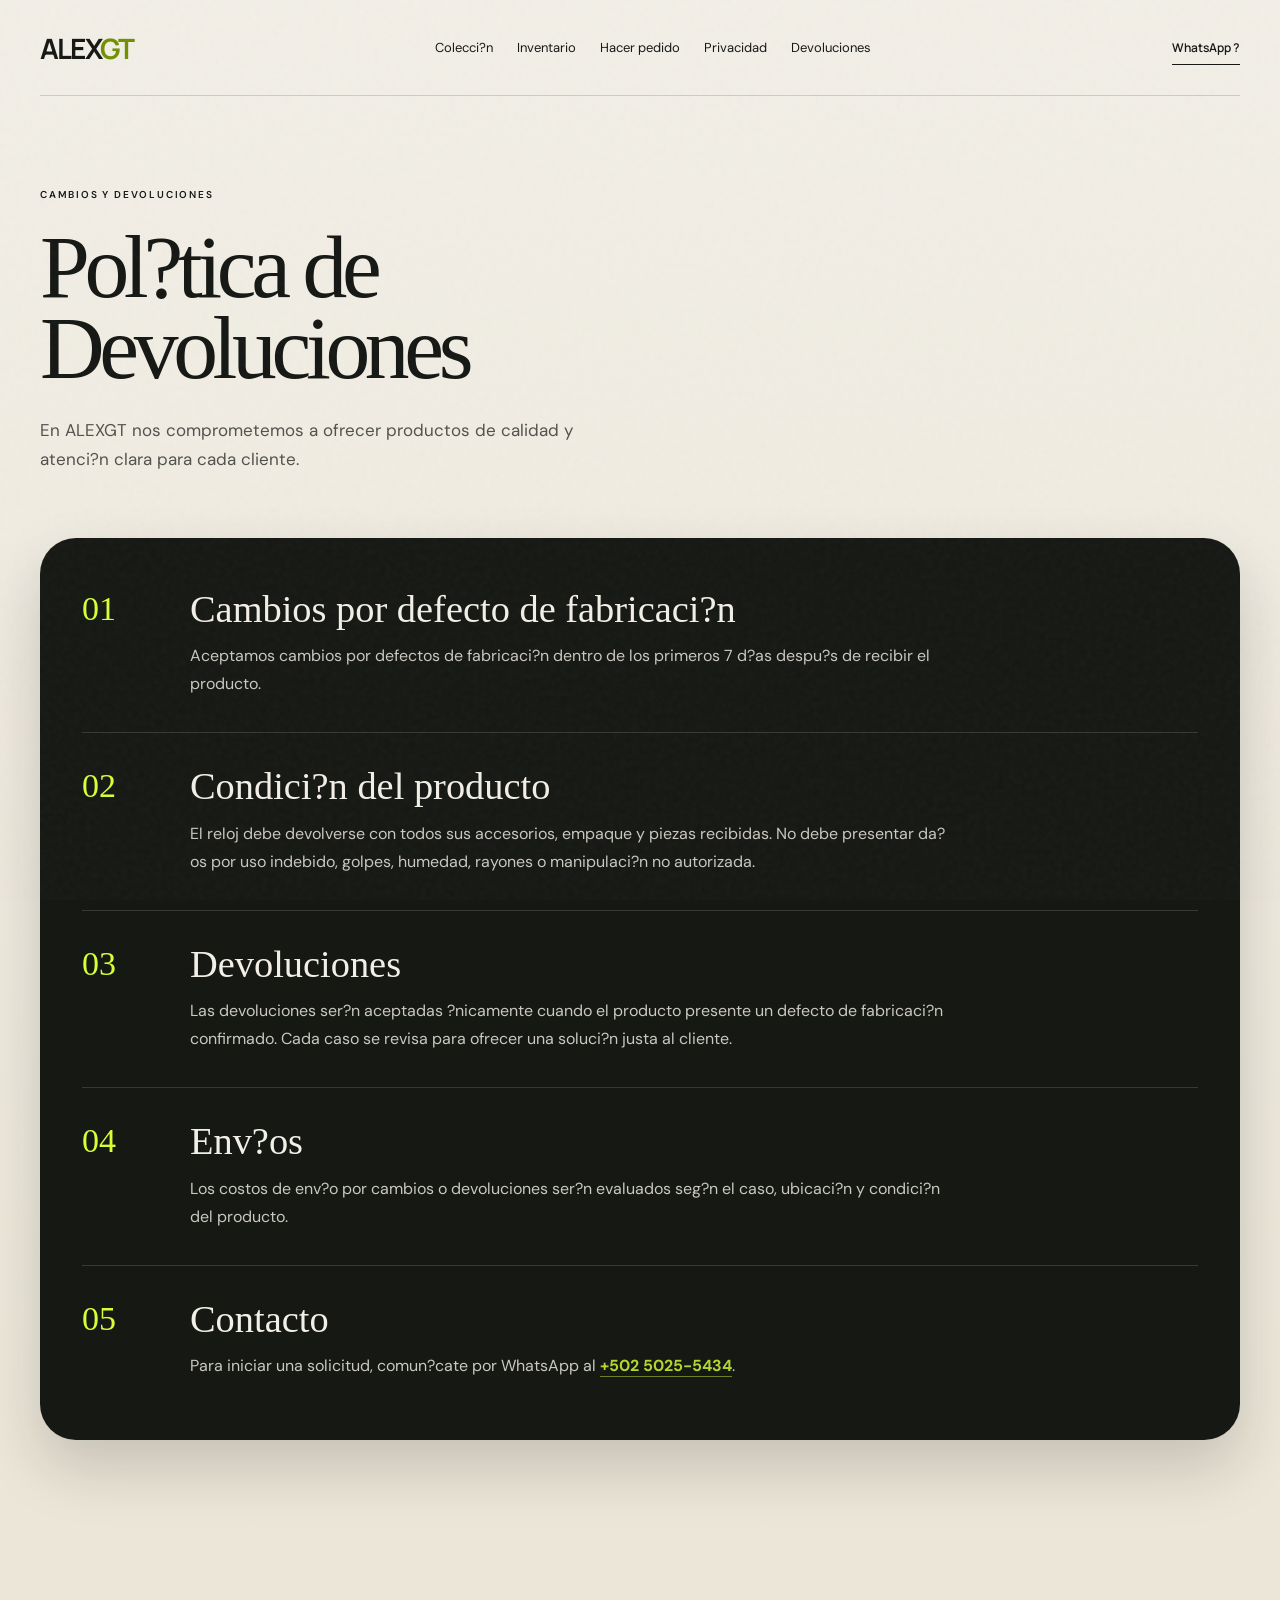
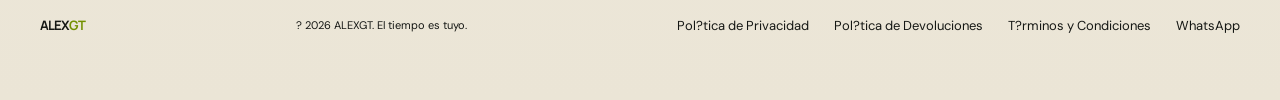
<file: politica-devoluciones.html>
<!DOCTYPE html>
<html lang="es">
<head>
  <meta charset="UTF-8">
  <meta name="viewport" content="width=device-width, initial-scale=1.0">
  <title>Pol?tica de Devoluciones | ALEXGT</title>
  <meta name="description" content="Conoce las condiciones de cambios y devoluciones de ALEXGT, incluyendo defectos de fabricaci?n, accesorios y contacto por WhatsApp.">
  <link rel="canonical" href="https://alexgtrelojes.com/politica-devoluciones.html">
  <meta property="og:type" content="website">
  <meta property="og:title" content="Pol?tica de Devoluciones | ALEXGT">
  <meta property="og:description" content="Conoce las condiciones de cambios y devoluciones de ALEXGT, incluyendo defectos de fabricaci?n, accesorios y contacto por WhatsApp.">
  <meta property="og:url" content="https://alexgtrelojes.com/politica-devoluciones.html">
  <meta property="og:image" content="https://alexgtrelojes.com/assets/social-preview.jpg">
  <meta name="twitter:card" content="summary_large_image">
  <meta name="twitter:title" content="Pol?tica de Devoluciones | ALEXGT">
  <meta name="twitter:description" content="Conoce las condiciones de cambios y devoluciones de ALEXGT, incluyendo defectos de fabricaci?n, accesorios y contacto por WhatsApp.">
  <meta name="twitter:image" content="https://alexgtrelojes.com/assets/social-preview.jpg">
  <link rel="preconnect" href="https://fonts.googleapis.com">
  <link rel="preconnect" href="https://fonts.gstatic.com" crossorigin>
  <link href="https://fonts.googleapis.com/css2?family=DM+Sans:wght@400;500;700&family=Manrope:wght@500;700;800&display=swap" rel="stylesheet">
  <link rel="stylesheet" href="styles.css">
  <script type="application/ld+json">{"@context":"https://schema.org","@graph":[{"@type":"Organization","@id":"https://alexgtrelojes.com/#organization","name":"ALEXGT","url":"https://alexgtrelojes.com","logo":"https://alexgtrelojes.com/assets/social-preview.jpg","image":"https://alexgtrelojes.com/assets/social-preview.jpg","contactPoint":{"@type":"ContactPoint","telephone":"+502 5025-5434","contactType":"customer service","areaServed":"GT","availableLanguage":"es"},"sameAs":["https://www.facebook.com/share/1EhdeK8oF8/"],"hasMerchantReturnPolicy":{"@type":"MerchantReturnPolicy","applicableCountry":"GT","returnPolicyCategory":"https://schema.org/MerchantReturnFiniteReturnWindow","merchantReturnDays":7,"returnMethod":"https://schema.org/ReturnByMail","returnFees":"https://schema.org/ReturnFeesCustomerResponsibility","url":"https://alexgtrelojes.com/politica-devoluciones.html"}},{"@type":"WebSite","@id":"https://alexgtrelojes.com/#website","url":"https://alexgtrelojes.com","name":"ALEXGT Relojes","publisher":{"@id":"https://alexgtrelojes.com/#organization"},"inLanguage":"es-GT"},{"@type":"BreadcrumbList","@id":"https://alexgtrelojes.com/politica-devoluciones.html#breadcrumb","itemListElement":[{"@type":"ListItem","position":1,"name":"Inicio","item":"https://alexgtrelojes.com/"},{"@type":"ListItem","position":2,"name":"Pol?tica de Devoluciones","item":"https://alexgtrelojes.com/politica-devoluciones.html"}]}]}</script>
</head>
<body class="policy-page">
  <div class="grain"></div>

  <header class="nav wrap">
    <a class="brand" href="index.html#inicio">ALEX<span>GT</span></a>
    <nav>
      <a href="index.html#coleccion">Colecci?n</a>
      <a href="index.html#inventario-real">Inventario</a>
      <a href="index.html#pedido">Hacer pedido</a>
      <a href="politica-privacidad.html">Privacidad</a>
      <a href="politica-devoluciones.html">Devoluciones</a>
    </nav>
    <a class="nav-whatsapp" href="https://wa.me/50250255434?text=Hola%20ALEXGT%2C%20quiero%20informaci%C3%B3n%20sobre%20sus%20relojes" target="_blank" rel="noopener">WhatsApp ?</a>
  </header>

  <main>
    <section class="policy-hero wrap">
      <p class="eyebrow">Cambios y devoluciones</p>
      <h1>Pol?tica de<br>Devoluciones</h1>
      <p>En ALEXGT nos comprometemos a ofrecer productos de calidad y atenci?n clara para cada cliente.</p>
    </section>

    <section class="policy-card wrap" aria-label="Pol?tica de Devoluciones">
      <article class="policy-section">
        <span>01</span>
        <div>
          <h2>Cambios por defecto de fabricaci?n</h2>
          <p>Aceptamos cambios por defectos de fabricaci?n dentro de los primeros 7 d?as despu?s de recibir el producto.</p>
        </div>
      </article>
      <article class="policy-section">
        <span>02</span>
        <div>
          <h2>Condici?n del producto</h2>
          <p>El reloj debe devolverse con todos sus accesorios, empaque y piezas recibidas. No debe presentar da?os por uso indebido, golpes, humedad, rayones o manipulaci?n no autorizada.</p>
        </div>
      </article>
      <article class="policy-section">
        <span>03</span>
        <div>
          <h2>Devoluciones</h2>
          <p>Las devoluciones ser?n aceptadas ?nicamente cuando el producto presente un defecto de fabricaci?n confirmado. Cada caso se revisa para ofrecer una soluci?n justa al cliente.</p>
        </div>
      </article>
      <article class="policy-section">
        <span>04</span>
        <div>
          <h2>Env?os</h2>
          <p>Los costos de env?o por cambios o devoluciones ser?n evaluados seg?n el caso, ubicaci?n y condici?n del producto.</p>
        </div>
      </article>
      <article class="policy-section">
        <span>05</span>
        <div>
          <h2>Contacto</h2>
          <p>Para iniciar una solicitud, comun?cate por WhatsApp al <a href="https://wa.me/50250255434?text=Hola%20ALEXGT%2C%20tengo%20una%20consulta%20sobre%20pol%C3%ADticas%20de%20la%20tienda" target="_blank" rel="noopener">+502 5025-5434</a>.</p>
        </div>
      </article>
    </section>
  </main>

  <footer class="footer wrap"><a class="brand" href="index.html#inicio">ALEX<span>GT</span></a><p>? 2026 ALEXGT. El tiempo es tuyo.</p><div><a href="politica-privacidad.html">Pol?tica de Privacidad</a><a href="politica-devoluciones.html">Pol?tica de Devoluciones</a><a href="terminos-condiciones.html">T?rminos y Condiciones</a><a href="https://wa.me/50250255434?text=Hola%20ALEXGT%2C%20quiero%20informaci%C3%B3n%20sobre%20sus%20relojes" target="_blank" rel="noopener">WhatsApp</a></div></footer>
</body>
</html>
</file>
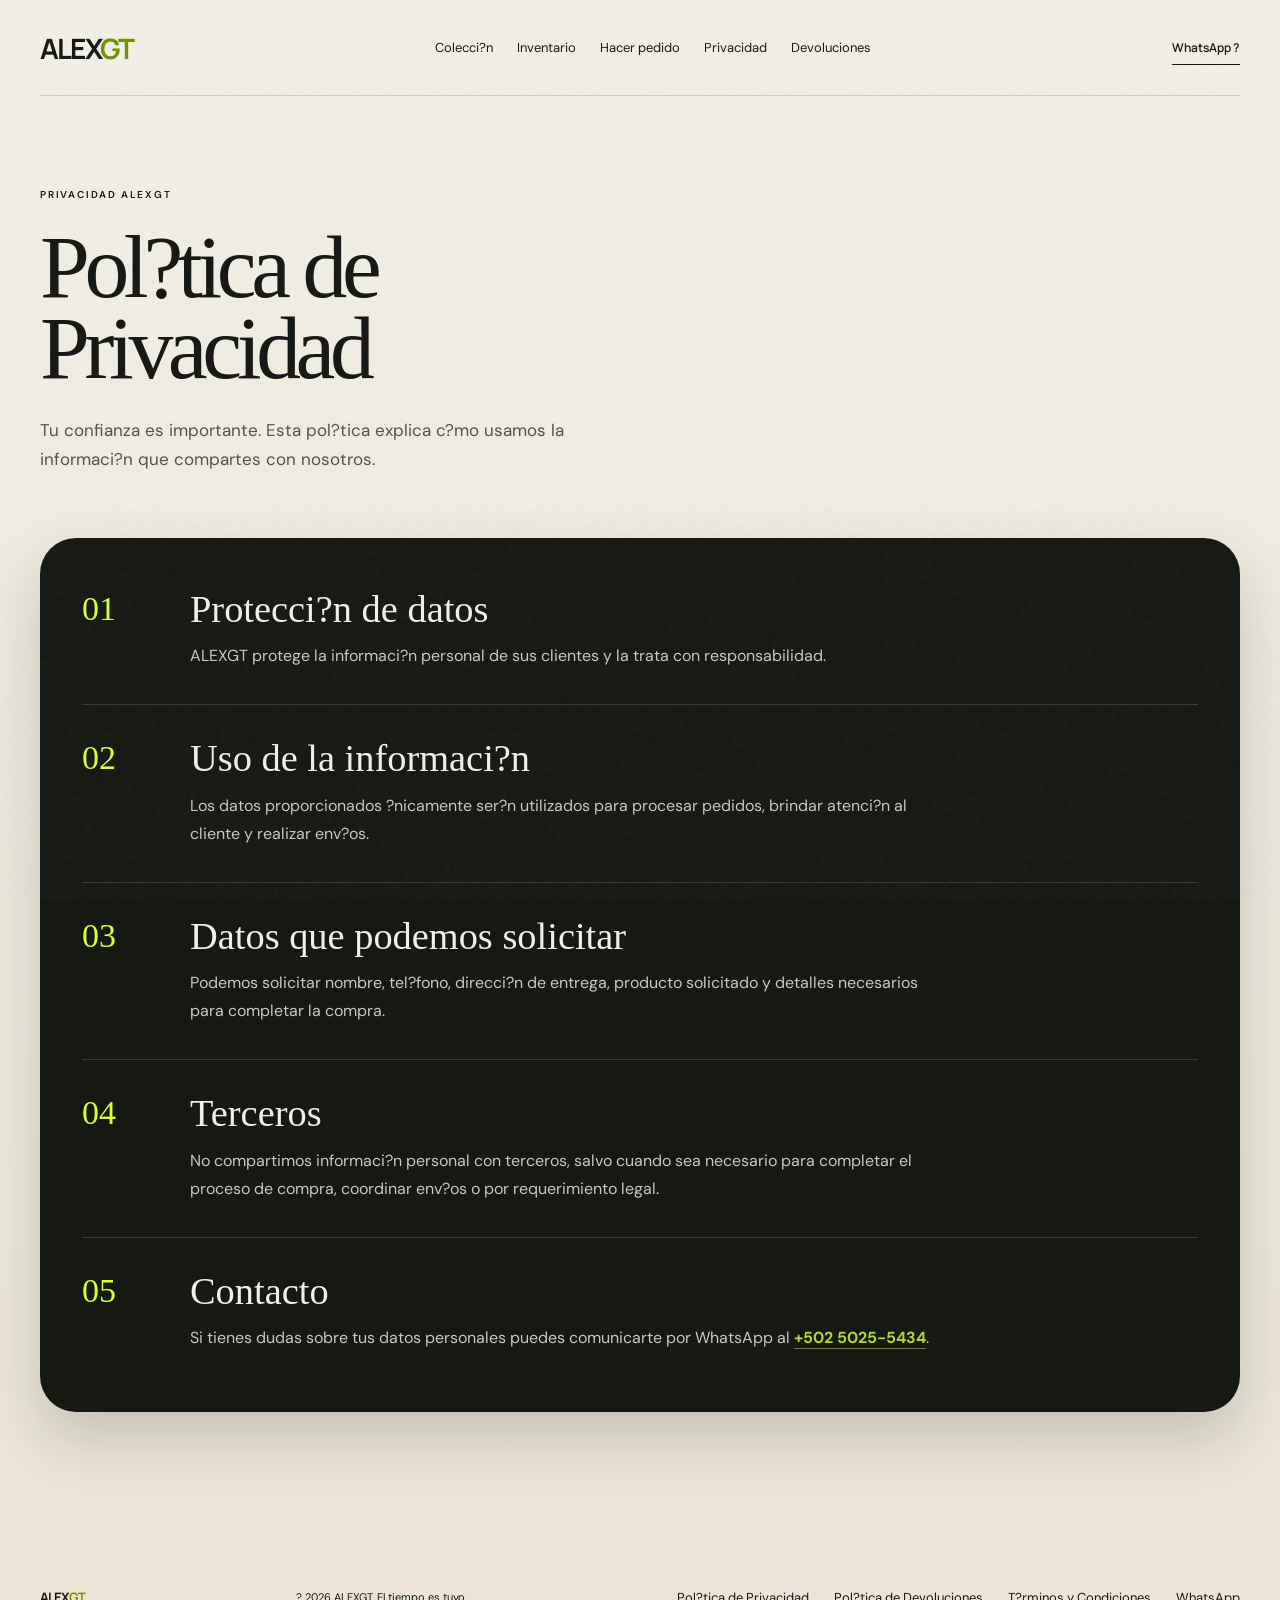
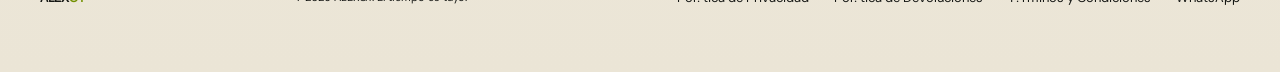
<file: politica-privacidad.html>
<!DOCTYPE html>
<html lang="es">
<head>
  <meta charset="UTF-8">
  <meta name="viewport" content="width=device-width, initial-scale=1.0">
  <title>Pol?tica de Privacidad | ALEXGT</title>
  <meta name="description" content="ALEXGT explica c?mo utiliza la informaci?n personal para procesar pedidos, atenci?n al cliente y env?os.">
  <link rel="canonical" href="https://alexgtrelojes.com/politica-privacidad.html">
  <meta property="og:type" content="website">
  <meta property="og:title" content="Pol?tica de Privacidad | ALEXGT">
  <meta property="og:description" content="ALEXGT explica c?mo utiliza la informaci?n personal para procesar pedidos, atenci?n al cliente y env?os.">
  <meta property="og:url" content="https://alexgtrelojes.com/politica-privacidad.html">
  <meta property="og:image" content="https://alexgtrelojes.com/assets/social-preview.jpg">
  <meta name="twitter:card" content="summary_large_image">
  <meta name="twitter:title" content="Pol?tica de Privacidad | ALEXGT">
  <meta name="twitter:description" content="ALEXGT explica c?mo utiliza la informaci?n personal para procesar pedidos, atenci?n al cliente y env?os.">
  <meta name="twitter:image" content="https://alexgtrelojes.com/assets/social-preview.jpg">
  <link rel="preconnect" href="https://fonts.googleapis.com">
  <link rel="preconnect" href="https://fonts.gstatic.com" crossorigin>
  <link href="https://fonts.googleapis.com/css2?family=DM+Sans:wght@400;500;700&family=Manrope:wght@500;700;800&display=swap" rel="stylesheet">
  <link rel="stylesheet" href="styles.css">
  <script type="application/ld+json">{"@context":"https://schema.org","@graph":[{"@type":"Organization","@id":"https://alexgtrelojes.com/#organization","name":"ALEXGT","url":"https://alexgtrelojes.com","logo":"https://alexgtrelojes.com/assets/social-preview.jpg","image":"https://alexgtrelojes.com/assets/social-preview.jpg","contactPoint":{"@type":"ContactPoint","telephone":"+502 5025-5434","contactType":"customer service","areaServed":"GT","availableLanguage":"es"},"sameAs":["https://www.facebook.com/share/1EhdeK8oF8/"],"hasMerchantReturnPolicy":{"@type":"MerchantReturnPolicy","applicableCountry":"GT","returnPolicyCategory":"https://schema.org/MerchantReturnFiniteReturnWindow","merchantReturnDays":7,"returnMethod":"https://schema.org/ReturnByMail","returnFees":"https://schema.org/ReturnFeesCustomerResponsibility","url":"https://alexgtrelojes.com/politica-devoluciones.html"}},{"@type":"WebSite","@id":"https://alexgtrelojes.com/#website","url":"https://alexgtrelojes.com","name":"ALEXGT Relojes","publisher":{"@id":"https://alexgtrelojes.com/#organization"},"inLanguage":"es-GT"},{"@type":"BreadcrumbList","@id":"https://alexgtrelojes.com/politica-privacidad.html#breadcrumb","itemListElement":[{"@type":"ListItem","position":1,"name":"Inicio","item":"https://alexgtrelojes.com/"},{"@type":"ListItem","position":2,"name":"Pol?tica de Privacidad","item":"https://alexgtrelojes.com/politica-privacidad.html"}]}]}</script>
</head>
<body class="policy-page">
  <div class="grain"></div>

  <header class="nav wrap">
    <a class="brand" href="index.html#inicio">ALEX<span>GT</span></a>
    <nav>
      <a href="index.html#coleccion">Colecci?n</a>
      <a href="index.html#inventario-real">Inventario</a>
      <a href="index.html#pedido">Hacer pedido</a>
      <a href="politica-privacidad.html">Privacidad</a>
      <a href="politica-devoluciones.html">Devoluciones</a>
    </nav>
    <a class="nav-whatsapp" href="https://wa.me/50250255434?text=Hola%20ALEXGT%2C%20quiero%20informaci%C3%B3n%20sobre%20sus%20relojes" target="_blank" rel="noopener">WhatsApp ?</a>
  </header>

  <main>
    <section class="policy-hero wrap">
      <p class="eyebrow">Privacidad ALEXGT</p>
      <h1>Pol?tica de<br>Privacidad</h1>
      <p>Tu confianza es importante. Esta pol?tica explica c?mo usamos la informaci?n que compartes con nosotros.</p>
    </section>

    <section class="policy-card wrap" aria-label="Pol?tica de Privacidad">
      <article class="policy-section">
        <span>01</span>
        <div>
          <h2>Protecci?n de datos</h2>
          <p>ALEXGT protege la informaci?n personal de sus clientes y la trata con responsabilidad.</p>
        </div>
      </article>
      <article class="policy-section">
        <span>02</span>
        <div>
          <h2>Uso de la informaci?n</h2>
          <p>Los datos proporcionados ?nicamente ser?n utilizados para procesar pedidos, brindar atenci?n al cliente y realizar env?os.</p>
        </div>
      </article>
      <article class="policy-section">
        <span>03</span>
        <div>
          <h2>Datos que podemos solicitar</h2>
          <p>Podemos solicitar nombre, tel?fono, direcci?n de entrega, producto solicitado y detalles necesarios para completar la compra.</p>
        </div>
      </article>
      <article class="policy-section">
        <span>04</span>
        <div>
          <h2>Terceros</h2>
          <p>No compartimos informaci?n personal con terceros, salvo cuando sea necesario para completar el proceso de compra, coordinar env?os o por requerimiento legal.</p>
        </div>
      </article>
      <article class="policy-section">
        <span>05</span>
        <div>
          <h2>Contacto</h2>
          <p>Si tienes dudas sobre tus datos personales puedes comunicarte por WhatsApp al <a href="https://wa.me/50250255434?text=Hola%20ALEXGT%2C%20tengo%20una%20consulta%20sobre%20pol%C3%ADticas%20de%20la%20tienda" target="_blank" rel="noopener">+502 5025-5434</a>.</p>
        </div>
      </article>
    </section>
  </main>

  <footer class="footer wrap"><a class="brand" href="index.html#inicio">ALEX<span>GT</span></a><p>? 2026 ALEXGT. El tiempo es tuyo.</p><div><a href="politica-privacidad.html">Pol?tica de Privacidad</a><a href="politica-devoluciones.html">Pol?tica de Devoluciones</a><a href="terminos-condiciones.html">T?rminos y Condiciones</a><a href="https://wa.me/50250255434?text=Hola%20ALEXGT%2C%20quiero%20informaci%C3%B3n%20sobre%20sus%20relojes" target="_blank" rel="noopener">WhatsApp</a></div></footer>
</body>
</html>
</file>
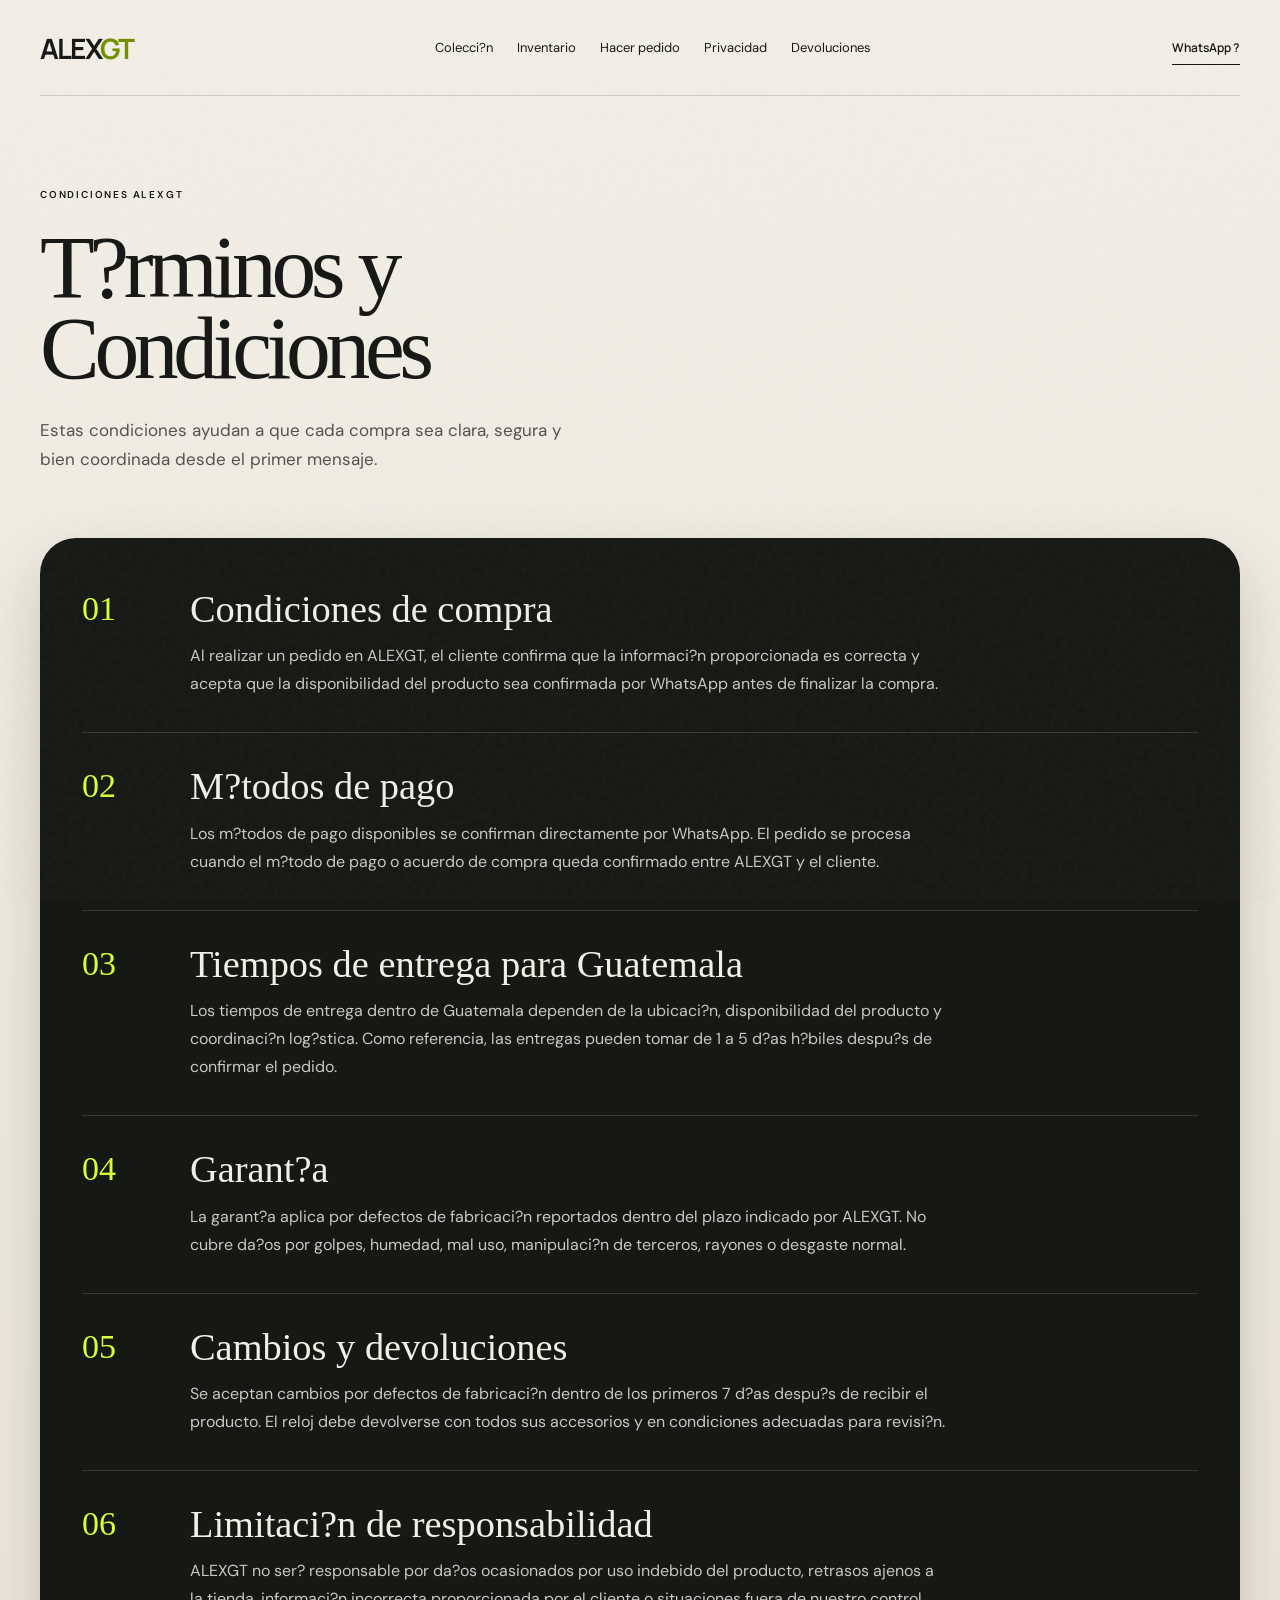
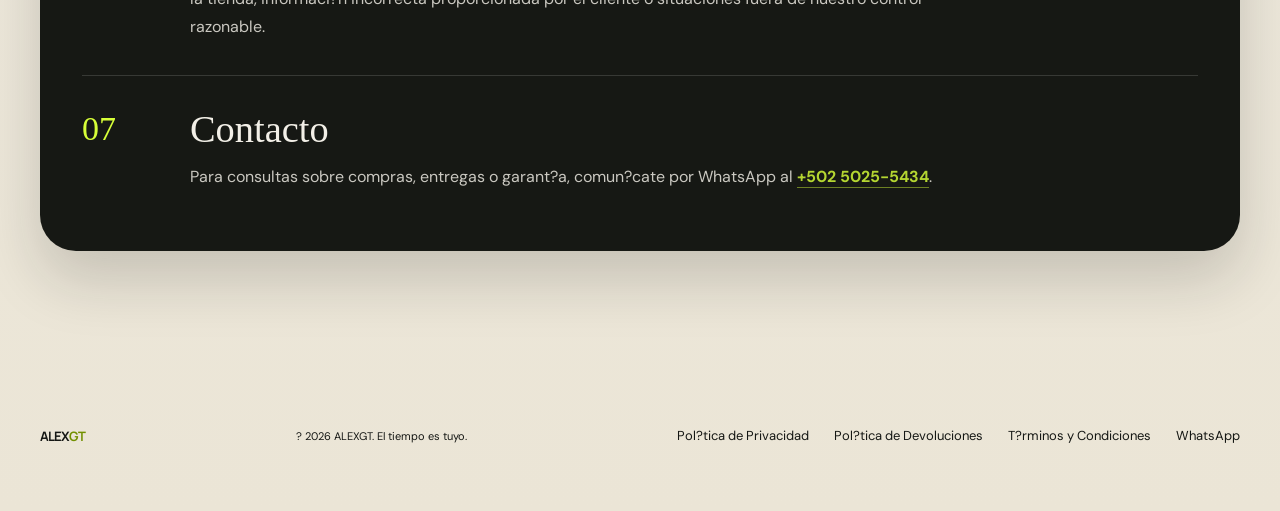
<file: terminos-condiciones.html>
<!DOCTYPE html>
<html lang="es">
<head>
  <meta charset="UTF-8">
  <meta name="viewport" content="width=device-width, initial-scale=1.0">
  <title>T?rminos y Condiciones | ALEXGT</title>
  <meta name="description" content="Consulta las condiciones de compra, pago, entrega, garant?a, cambios y responsabilidad de ALEXGT en Guatemala.">
  <link rel="canonical" href="https://alexgtrelojes.com/terminos-condiciones.html">
  <meta property="og:type" content="website">
  <meta property="og:title" content="T?rminos y Condiciones | ALEXGT">
  <meta property="og:description" content="Consulta las condiciones de compra, pago, entrega, garant?a, cambios y responsabilidad de ALEXGT en Guatemala.">
  <meta property="og:url" content="https://alexgtrelojes.com/terminos-condiciones.html">
  <meta property="og:image" content="https://alexgtrelojes.com/assets/social-preview.jpg">
  <meta name="twitter:card" content="summary_large_image">
  <meta name="twitter:title" content="T?rminos y Condiciones | ALEXGT">
  <meta name="twitter:description" content="Consulta las condiciones de compra, pago, entrega, garant?a, cambios y responsabilidad de ALEXGT en Guatemala.">
  <meta name="twitter:image" content="https://alexgtrelojes.com/assets/social-preview.jpg">
  <link rel="preconnect" href="https://fonts.googleapis.com">
  <link rel="preconnect" href="https://fonts.gstatic.com" crossorigin>
  <link href="https://fonts.googleapis.com/css2?family=DM+Sans:wght@400;500;700&family=Manrope:wght@500;700;800&display=swap" rel="stylesheet">
  <link rel="stylesheet" href="styles.css">
  <script type="application/ld+json">{"@context":"https://schema.org","@graph":[{"@type":"Organization","@id":"https://alexgtrelojes.com/#organization","name":"ALEXGT","url":"https://alexgtrelojes.com","logo":"https://alexgtrelojes.com/assets/social-preview.jpg","image":"https://alexgtrelojes.com/assets/social-preview.jpg","contactPoint":{"@type":"ContactPoint","telephone":"+502 5025-5434","contactType":"customer service","areaServed":"GT","availableLanguage":"es"},"sameAs":["https://www.facebook.com/share/1EhdeK8oF8/"],"hasMerchantReturnPolicy":{"@type":"MerchantReturnPolicy","applicableCountry":"GT","returnPolicyCategory":"https://schema.org/MerchantReturnFiniteReturnWindow","merchantReturnDays":7,"returnMethod":"https://schema.org/ReturnByMail","returnFees":"https://schema.org/ReturnFeesCustomerResponsibility","url":"https://alexgtrelojes.com/politica-devoluciones.html"}},{"@type":"WebSite","@id":"https://alexgtrelojes.com/#website","url":"https://alexgtrelojes.com","name":"ALEXGT Relojes","publisher":{"@id":"https://alexgtrelojes.com/#organization"},"inLanguage":"es-GT"},{"@type":"BreadcrumbList","@id":"https://alexgtrelojes.com/terminos-condiciones.html#breadcrumb","itemListElement":[{"@type":"ListItem","position":1,"name":"Inicio","item":"https://alexgtrelojes.com/"},{"@type":"ListItem","position":2,"name":"T?rminos y Condiciones","item":"https://alexgtrelojes.com/terminos-condiciones.html"}]}]}</script>
</head>
<body class="policy-page">
  <div class="grain"></div>

  <header class="nav wrap">
    <a class="brand" href="index.html#inicio">ALEX<span>GT</span></a>
    <nav>
      <a href="index.html#coleccion">Colecci?n</a>
      <a href="index.html#inventario-real">Inventario</a>
      <a href="index.html#pedido">Hacer pedido</a>
      <a href="politica-privacidad.html">Privacidad</a>
      <a href="politica-devoluciones.html">Devoluciones</a>
    </nav>
    <a class="nav-whatsapp" href="https://wa.me/50250255434?text=Hola%20ALEXGT%2C%20quiero%20informaci%C3%B3n%20sobre%20sus%20relojes" target="_blank" rel="noopener">WhatsApp ?</a>
  </header>

  <main>
    <section class="policy-hero wrap">
      <p class="eyebrow">Condiciones ALEXGT</p>
      <h1>T?rminos y<br>Condiciones</h1>
      <p>Estas condiciones ayudan a que cada compra sea clara, segura y bien coordinada desde el primer mensaje.</p>
    </section>

    <section class="policy-card wrap" aria-label="T?rminos y Condiciones">
      <article class="policy-section">
        <span>01</span>
        <div>
          <h2>Condiciones de compra</h2>
          <p>Al realizar un pedido en ALEXGT, el cliente confirma que la informaci?n proporcionada es correcta y acepta que la disponibilidad del producto sea confirmada por WhatsApp antes de finalizar la compra.</p>
        </div>
      </article>
      <article class="policy-section">
        <span>02</span>
        <div>
          <h2>M?todos de pago</h2>
          <p>Los m?todos de pago disponibles se confirman directamente por WhatsApp. El pedido se procesa cuando el m?todo de pago o acuerdo de compra queda confirmado entre ALEXGT y el cliente.</p>
        </div>
      </article>
      <article class="policy-section">
        <span>03</span>
        <div>
          <h2>Tiempos de entrega para Guatemala</h2>
          <p>Los tiempos de entrega dentro de Guatemala dependen de la ubicaci?n, disponibilidad del producto y coordinaci?n log?stica. Como referencia, las entregas pueden tomar de 1 a 5 d?as h?biles despu?s de confirmar el pedido.</p>
        </div>
      </article>
      <article class="policy-section">
        <span>04</span>
        <div>
          <h2>Garant?a</h2>
          <p>La garant?a aplica por defectos de fabricaci?n reportados dentro del plazo indicado por ALEXGT. No cubre da?os por golpes, humedad, mal uso, manipulaci?n de terceros, rayones o desgaste normal.</p>
        </div>
      </article>
      <article class="policy-section">
        <span>05</span>
        <div>
          <h2>Cambios y devoluciones</h2>
          <p>Se aceptan cambios por defectos de fabricaci?n dentro de los primeros 7 d?as despu?s de recibir el producto. El reloj debe devolverse con todos sus accesorios y en condiciones adecuadas para revisi?n.</p>
        </div>
      </article>
      <article class="policy-section">
        <span>06</span>
        <div>
          <h2>Limitaci?n de responsabilidad</h2>
          <p>ALEXGT no ser? responsable por da?os ocasionados por uso indebido del producto, retrasos ajenos a la tienda, informaci?n incorrecta proporcionada por el cliente o situaciones fuera de nuestro control razonable.</p>
        </div>
      </article>
      <article class="policy-section">
        <span>07</span>
        <div>
          <h2>Contacto</h2>
          <p>Para consultas sobre compras, entregas o garant?a, comun?cate por WhatsApp al <a href="https://wa.me/50250255434?text=Hola%20ALEXGT%2C%20tengo%20una%20consulta%20sobre%20pol%C3%ADticas%20de%20la%20tienda" target="_blank" rel="noopener">+502 5025-5434</a>.</p>
        </div>
      </article>
    </section>
  </main>

  <footer class="footer wrap"><a class="brand" href="index.html#inicio">ALEX<span>GT</span></a><p>? 2026 ALEXGT. El tiempo es tuyo.</p><div><a href="politica-privacidad.html">Pol?tica de Privacidad</a><a href="politica-devoluciones.html">Pol?tica de Devoluciones</a><a href="terminos-condiciones.html">T?rminos y Condiciones</a><a href="https://wa.me/50250255434?text=Hola%20ALEXGT%2C%20quiero%20informaci%C3%B3n%20sobre%20sus%20relojes" target="_blank" rel="noopener">WhatsApp</a></div></footer>
</body>
</html>
</file>
<file: styles.css>
:root{--ink:#151714;--paper:#f2efe7;--acid:#d7ff38;--line:rgba(21,23,20,.16);--serif:Georgia,'Times New Roman',serif}
*{box-sizing:border-box}html{scroll-behavior:smooth}body{margin:0;background:var(--paper);color:var(--ink);font-family:'DM Sans',sans-serif;overflow-x:hidden}.grain{position:fixed;inset:0;z-index:20;pointer-events:none;opacity:.035;background-image:url("data:image/svg+xml,%3Csvg viewBox='0 0 180 180' xmlns='http://www.w3.org/2000/svg'%3E%3Cfilter id='n'%3E%3CfeTurbulence type='fractalNoise' baseFrequency='.85' numOctaves='3' stitchTiles='stitch'/%3E%3C/filter%3E%3Crect width='100%25' height='100%25' filter='url(%23n)'/%3E%3C/svg%3E")}.wrap{width:min(1380px,calc(100% - 80px));margin:auto}
.nav{height:96px;display:flex;align-items:center;justify-content:space-between;border-bottom:1px solid var(--line);position:relative;z-index:10}.brand{font-family:Manrope,sans-serif;font-size:22px;font-weight:700;letter-spacing:-1px;text-decoration:none;color:inherit}.brand span{color:#729000}.nav nav{display:flex;gap:24px}.nav nav a,.footer a{color:inherit;text-decoration:none;font-size:13px}.nav nav a:hover,.footer a:hover{opacity:.55}.cart-button{border:0;background:none;display:flex;align-items:center;gap:10px;cursor:pointer;font:500 13px inherit}.cart-button b{display:grid;place-items:center;width:25px;height:25px;border-radius:50%;background:var(--ink);color:#fff;font-size:11px}
.hero{height:700px;min-height:620px;display:grid;grid-template-columns:1fr 1.35fr .55fr;align-items:center;position:relative}.eyebrow{text-transform:uppercase;letter-spacing:.18em;font-size:10px;font-weight:600;margin:0 0 26px}.hero h1,.section-head h2{font-family:var(--serif);font-size:clamp(64px,6.5vw,104px);line-height:.88;font-weight:400;letter-spacing:-.055em;margin:0}.hero h1 em{font-weight:400;color:#718222}.intro{font-size:16px;line-height:1.65;max-width:390px;margin:34px 0}.primary-link{display:flex;width:max-content;gap:55px;align-items:center;padding:16px 0;border-bottom:1px solid;color:inherit;text-decoration:none;font-size:13px}.primary-link span{font-size:20px}.hero-visual{height:100%;position:relative;display:grid;place-items:center}.orbit{width:500px;height:500px;border:1px solid var(--line);border-radius:50%;position:absolute}.orbit:before,.orbit:after{content:"";position:absolute;background:var(--ink);border-radius:50%;width:6px;height:6px;top:50%;transform:translateY(-50%)}.orbit:before{left:-3px}.orbit:after{right:-3px}.orbit-label{position:absolute;font-size:8px;letter-spacing:.2em}.orbit-label.top{top:78px}.orbit-label.bottom{bottom:78px}
.watch{position:relative;display:flex;flex-direction:column;align-items:center;filter:drop-shadow(18px 22px 18px rgba(0,0,0,.23));z-index:2;transform:rotate(8deg)}.strap{width:100px;height:143px;background:linear-gradient(90deg,#111,#2c2d2b 22%,#0a0b0a 52%,#272826 78%,#111);position:relative}.strap:after{content:"";position:absolute;inset:0 11px;border-left:1px solid #42433f;border-right:1px solid #42433f}.strap-top{border-radius:28px 28px 5px 5px;margin-bottom:-12px}.strap-bottom{border-radius:5px 5px 28px 28px;margin-top:-12px}.watch-case{width:184px;height:184px;border-radius:50%;background:linear-gradient(135deg,#797d7b,#181a19 28%,#5a5d5b 52%,#111 78%,#6e716f);padding:9px;position:relative;z-index:2}.dial{width:100%;height:100%;border-radius:50%;background:radial-gradient(circle at 38% 33%,#303330,#111 66%);border:2px solid #090a09;position:relative;box-shadow:inset 0 0 20px #000}.logo-mini{position:absolute;top:30%;width:100%;text-align:center;color:#d8d9d3;font-size:8px;letter-spacing:.17em}.marker{position:absolute;background:#c4c7bd}.m12,.m6{width:2px;height:12px;left:50%;transform:translateX(-50%)}.m12{top:12px}.m6{bottom:12px}.m3,.m9{height:2px;width:12px;top:50%;transform:translateY(-50%)}.m3{right:12px}.m9{left:12px}.hand{position:absolute;left:50%;bottom:50%;transform-origin:bottom;border-radius:4px}.hour{width:4px;height:41px;background:#e8e8df;transform:rotate(304deg)}.minute{width:2px;height:58px;background:#e8e8df;transform:rotate(39deg)}.second{width:1px;height:65px;background:var(--acid);transform:rotate(132deg)}.pivot{position:absolute;left:50%;top:50%;width:8px;height:8px;transform:translate(-50%,-50%);border-radius:50%;background:var(--acid)}.crown{position:absolute;right:-10px;top:78px;width:11px;height:28px;border-radius:3px;background:#3d403e}.hero-note{position:absolute;right:8%;bottom:22%;display:flex;gap:10px;align-items:flex-start}.hero-note span{font-family:var(--serif);font-size:40px;color:#75811e}.hero-note p{font-size:10px;line-height:1.4;text-transform:uppercase;letter-spacing:.1em}.hero-meta{align-self:end;margin-bottom:70px}.hero-meta>span{font-family:var(--serif);font-size:32px}.hero-meta p{font-size:11px;line-height:1.8;border-top:1px solid var(--line);padding-top:14px}
.ticker{height:48px;background:var(--acid);display:flex;align-items:center;white-space:nowrap;overflow:hidden;font-family:Manrope;font-weight:700;font-size:11px;letter-spacing:.16em}.ticker div{animation:marquee 18s linear infinite}@keyframes marquee{to{transform:translateX(-50%)}}
.collection{padding:120px 0 140px}.section-head{display:flex;justify-content:space-between;align-items:flex-end;margin-bottom:70px}.section-head h2{font-size:clamp(50px,5vw,76px);line-height:.95}.filters{display:flex;gap:4px}.filters button{border:1px solid var(--line);border-radius:30px;background:transparent;padding:10px 18px;font:500 11px inherit;cursor:pointer}.filters button.active,.filters button:hover{background:var(--ink);color:white}.product-grid{display:grid;grid-template-columns:repeat(3,1fr);gap:18px}.product-card{transition:.35s}.product-card.hidden{display:none}.product-art{height:510px;display:grid;place-items:center;position:relative;overflow:hidden}.product-art:after{content:"";position:absolute;width:270px;height:270px;border:1px solid rgba(255,255,255,.18);border-radius:50%}.art-dark{background:#20231f}.art-silver{background:#b9c0b5}.art-cream{background:#ded5c2}.edition{position:absolute;top:22px;left:22px;font-size:9px;letter-spacing:.18em;z-index:3;color:#fff}.art-cream .edition{color:var(--ink)}.product-watch{transform:scale(.8) rotate(9deg);transition:transform .5s cubic-bezier(.2,.7,.2,1)}.product-card:hover .product-watch{transform:scale(.87) rotate(3deg)}.silver-watch .strap{background:repeating-linear-gradient(90deg,#777,#ddd 4px,#999 7px)}.silver-watch .dial{background:radial-gradient(circle at 38% 33%,#f8f7ef,#bfc2bb 70%)}.silver-watch .logo-mini,.silver-watch .marker{color:#222;background:#222}.silver-watch .hand{background:#222}.leather-watch .strap{background:linear-gradient(90deg,#603014,#a65a2a 22%,#743a19 55%,#a75b2b 80%,#5c2d12)}.leather-watch .strap:after{border-color:#ce8553}.leather-watch .dial{background:radial-gradient(circle at 38% 33%,#fffdf4,#d8d2c3 78%)}.leather-watch .logo-mini,.leather-watch .marker{color:#24251f;background:#24251f}.leather-watch .hand{background:#24251f}.product-info{display:flex;justify-content:space-between;padding:22px 3px;border-bottom:1px solid var(--line)}.product-number{font-family:var(--serif);font-size:18px;color:#7a861e;margin:0 0 20px}.product-info h3{font-family:var(--serif);font-size:25px;font-weight:400;margin:0 0 7px}.product-info span{font-size:11px;opacity:.6}.product-buy{display:flex;flex-direction:column;align-items:flex-end;justify-content:space-between}.product-buy strong{font-size:13px}.product-buy button{width:42px;height:42px;border-radius:50%;background:transparent;border:1px solid var(--ink);font-size:23px;cursor:pointer;transition:.2s}.product-buy button:hover{background:var(--acid);transform:rotate(90deg)}
.story{background:#161814;color:#f2efe7;padding:130px 0}.story-inner blockquote{font-family:var(--serif);font-size:clamp(52px,7vw,112px);line-height:.94;letter-spacing:-.045em;margin:45px 0 90px}.story-inner blockquote em{color:var(--acid);font-weight:400}.story-bottom{display:flex;justify-content:space-between;border-top:1px solid rgba(255,255,255,.2);padding-top:28px}.story-bottom p{max-width:460px;line-height:1.6}.story-bottom span{text-align:right;font-size:10px;line-height:1.7;letter-spacing:.1em;text-transform:uppercase}.footer{height:150px;display:flex;align-items:center;justify-content:space-between}.footer p{font-size:11px}.footer div{display:flex;gap:25px}.whatsapp-button{position:fixed;right:26px;bottom:26px;z-index:25;display:flex;align-items:center;gap:10px;padding:12px 18px 12px 13px;border-radius:999px;background:#25d366;color:#102d1a;text-decoration:none;font:600 12px Manrope,sans-serif;box-shadow:0 12px 32px rgba(0,0,0,.22);transition:transform .2s,box-shadow .2s}.whatsapp-button svg{width:25px;height:25px;fill:#fff}.whatsapp-button:hover{transform:translateY(-3px);box-shadow:0 16px 36px rgba(0,0,0,.27)}
.cart-drawer{position:fixed;right:0;top:0;height:100vh;width:min(440px,100%);background:var(--paper);z-index:40;padding:35px;transform:translateX(105%);transition:.35s;display:flex;flex-direction:column}.cart-drawer.open{transform:none}.cart-top{display:flex;justify-content:space-between;align-items:center;border-bottom:1px solid var(--line);padding-bottom:25px}.cart-top h2{font:400 34px var(--serif);margin:0}.cart-top button{border:0;background:none;font-size:30px;cursor:pointer}.cart-items{flex:1;padding:20px 0;overflow:auto}.empty{opacity:.5;font-size:13px}.cart-item{display:flex;justify-content:space-between;padding:16px 0;border-bottom:1px solid var(--line)}.cart-item p{margin:0;font:18px var(--serif)}.cart-item span{font-size:12px}.remove{border:0;background:none;text-decoration:underline;font-size:10px;cursor:pointer}.cart-footer{border-top:1px solid var(--line);padding-top:20px}.cart-footer>div{display:flex;justify-content:space-between;margin-bottom:25px}.cart-footer button{width:100%;padding:18px;background:var(--ink);color:#fff;border:0;font:600 12px inherit;cursor:pointer}.backdrop{position:fixed;inset:0;background:rgba(0,0,0,.45);z-index:30;opacity:0;pointer-events:none;transition:.3s}.backdrop.show{opacity:1;pointer-events:auto}.toast{position:fixed;left:50%;bottom:30px;transform:translate(-50%,30px);background:var(--acid);padding:13px 22px;font-size:12px;font-weight:600;z-index:50;opacity:0;transition:.3s}.toast.show{opacity:1;transform:translate(-50%,0)}
@media(max-width:950px){.wrap{width:calc(100% - 40px)}.nav nav{display:none}.hero{height:auto;min-height:780px;grid-template-columns:1fr 1fr}.hero-copy{padding-top:70px;z-index:3}.hero-visual{height:570px}.hero-meta{display:none}.orbit{width:400px;height:400px}.section-head{align-items:flex-start;gap:40px;flex-direction:column}.product-grid{grid-template-columns:repeat(2,1fr)}.product-card:last-child{grid-column:1/3;width:50%;margin:auto}.product-art{height:430px}}
@media(max-width:650px){.wrap{width:calc(100% - 28px)}.nav{height:76px}.hero{display:block;min-height:850px;padding-top:58px}.hero h1{font-size:61px}.intro{font-size:14px;margin:24px 0}.hero-visual{height:440px;margin-top:-5px}.orbit{width:330px;height:330px}.hero-watch{transform:scale(.78) rotate(8deg)}.orbit-label.top{top:40px}.orbit-label.bottom{bottom:40px}.hero-note{right:0;bottom:14%}.collection{padding:80px 0}.section-head{margin-bottom:45px}.section-head h2{font-size:48px}.product-grid{grid-template-columns:1fr}.product-card:last-child{grid-column:auto;width:auto}.product-art{height:440px}.filters{width:100%;overflow:auto}.story{padding:90px 0}.story-inner blockquote{font-size:52px;margin:40px 0 65px}.story-bottom{display:block}.story-bottom span{display:block;text-align:left;margin-top:35px}.footer{height:190px;align-items:flex-start;padding:50px 0;flex-wrap:wrap}.footer p{order:3;width:100%}.whatsapp-button{right:16px;bottom:16px;width:52px;height:52px;padding:0;justify-content:center}.whatsapp-button span{display:none}}
/* Catálogo multimarca */
.nav-whatsapp{color:inherit;text-decoration:none;font:600 12px Manrope,sans-serif;border-bottom:1px solid var(--ink);padding:8px 0}.catalog-note{max-width:290px;margin:0;font-size:13px;line-height:1.6;opacity:.65}.product-grid{grid-template-columns:repeat(4,1fr);gap:30px 14px}.product-art{height:400px}.product-watch{transform:scale(.68) rotate(9deg)}.product-card:hover .product-watch{transform:scale(.74) rotate(3deg)}.brand-rolex{background:#1e5344}.brand-hublot{background:#20201f}.brand-tissot{background:#bb2d32}.brand-gshock{background:#5b605c}.brand-omega{background:#173957}.brand-richard{background:#be711e}.brand-patek{background:#ccb994}.brand-cartier{background:#8c1e28}.richard-watch .strap{background:linear-gradient(90deg,#d56016,#ff9a2f 25%,#d45d12 55%,#ff9a2f 80%,#bd4c0b)}.richard-watch .dial{background:radial-gradient(circle at 38% 33%,#444,#151515 70%)}.product-info{gap:10px;align-items:flex-end}.product-info>div:first-child{min-width:0}.product-info h3{font-size:22px}.whatsapp-card{flex:none;display:flex;align-items:center;gap:9px;padding:11px 13px;border-radius:30px;background:#25d366;color:#102d1a;text-decoration:none;font:600 10px Manrope,sans-serif;transition:transform .2s,background .2s}.whatsapp-card b{font-size:15px}.whatsapp-card:hover{transform:translateY(-2px);background:#1fbd59}
@media(max-width:1100px){.product-grid{grid-template-columns:repeat(2,1fr)}.product-card:last-child{grid-column:auto;width:auto;margin:0}.product-art{height:440px}.product-watch{transform:scale(.76) rotate(9deg)}.product-card:hover .product-watch{transform:scale(.8) rotate(3deg)}}
@media(max-width:650px){.product-grid{grid-template-columns:1fr}.product-card:last-child{grid-column:auto;width:auto}.catalog-note{margin-top:-20px}.product-art{height:430px}.product-info h3{font-size:24px}.whatsapp-card{padding:12px 16px;font-size:11px}}
@media(prefers-reduced-motion:reduce){*{scroll-behavior:auto!important;animation:none!important;transition:none!important}}

/* Fotografía de producto y presencia de marca */
.nav .brand{font-size:28px;letter-spacing:-1.8px}.hero .alex-title{font-family:Manrope,sans-serif;font-size:clamp(72px,8.3vw,136px);font-weight:700;line-height:.75;letter-spacing:-.09em;white-space:nowrap}.alex-title span{color:#718222}.hero-slogan{font:400 clamp(38px,3.7vw,62px)/.96 var(--serif);letter-spacing:-.045em;margin:28px 0 0}.hero-slogan em{color:#718222;font-weight:400}.hero-product-photo{position:relative;z-index:2;width:min(88%,500px);height:610px;object-fit:cover;border-radius:240px 240px 18px 18px;box-shadow:0 35px 55px rgba(19,24,16,.28);transform:rotate(2deg);transition:transform .6s cubic-bezier(.2,.7,.2,1)}.hero-visual:hover .hero-product-photo{transform:rotate(0) scale(1.015)}.product-art{background:#191b18}.product-art img{width:100%;height:100%;object-fit:cover;display:block;transition:transform .65s cubic-bezier(.2,.7,.2,1),filter .35s}.product-card:hover .product-art img{transform:scale(1.045);filter:contrast(1.04)}.product-art:after{z-index:1;pointer-events:none}.edition{z-index:2;text-shadow:0 1px 8px rgba(0,0,0,.4)}
@media(max-width:950px){.hero .alex-title{font-size:clamp(68px,11vw,104px)}.hero-product-photo{height:520px}.hero-slogan{font-size:44px}}
@media(max-width:650px){.nav .brand{font-size:24px}.hero .alex-title{font-size:71px}.hero-slogan{font-size:39px;margin-top:20px}.hero-product-photo{width:82%;height:420px}.hero-visual{margin-top:18px}.product-art img{object-position:center}}

/* Pedido directo por WhatsApp */
.order-section{display:grid;grid-template-columns:.9fr 1.1fr;gap:70px;align-items:start;padding:0 0 130px}.order-copy{position:sticky;top:35px}.order-copy h2{font-family:var(--serif);font-size:clamp(50px,5vw,82px);font-weight:400;line-height:.95;letter-spacing:-.055em;margin:0 0 28px}.order-copy p:last-child{max-width:420px;line-height:1.7;font-size:15px;opacity:.72}.order-form{background:#161814;color:#f2efe7;border-radius:34px;padding:42px;display:grid;grid-template-columns:1fr 1fr;gap:20px;box-shadow:0 28px 55px rgba(21,23,20,.18)}.order-form label{display:grid;gap:10px;font:600 10px Manrope,sans-serif;text-transform:uppercase;letter-spacing:.16em}.order-form label:nth-child(3),.order-form label:nth-child(4),.order-form button{grid-column:1/-1}.order-form input,.order-form select,.order-form textarea{width:100%;border:1px solid rgba(255,255,255,.18);border-radius:18px;background:rgba(255,255,255,.06);color:#fff;padding:16px 17px;font:400 15px 'DM Sans',sans-serif;outline:none}.order-form select option{color:#151714}.order-form textarea{resize:vertical;min-height:120px}.order-form input:focus,.order-form select:focus,.order-form textarea:focus{border-color:var(--acid);box-shadow:0 0 0 3px rgba(215,255,56,.12)}.order-form button{border:0;border-radius:999px;background:var(--acid);color:#151714;padding:18px 24px;font:700 12px Manrope,sans-serif;text-transform:uppercase;letter-spacing:.16em;cursor:pointer;transition:transform .2s,box-shadow .2s}.order-form button:hover{transform:translateY(-2px);box-shadow:0 14px 34px rgba(215,255,56,.18)}.order-form button span{font-size:16px}
@media(max-width:950px){.order-section{grid-template-columns:1fr;gap:40px;padding-bottom:95px}.order-copy{position:static}.order-form{padding:32px}}
@media(max-width:650px){.order-section{padding-bottom:80px}.order-copy h2{font-size:48px}.order-form{grid-template-columns:1fr;border-radius:26px;padding:24px}.order-form label{grid-column:1/-1}.order-form input,.order-form select,.order-form textarea{font-size:16px}.order-form button{font-size:11px;line-height:1.45}}

/* Inventario real */
.real-inventory{padding:0 0 120px}.real-head{margin-bottom:55px}.real-section{border-top:1px solid var(--line);padding:42px 0 58px}.real-section-title{display:grid;grid-template-columns:70px minmax(210px,.65fr) 1fr;gap:28px;align-items:start;margin-bottom:26px}.real-section-title span{font-family:var(--serif);font-size:34px;color:#718222}.real-section-title h3{font-family:var(--serif);font-size:clamp(34px,3.3vw,58px);font-weight:400;line-height:.96;letter-spacing:-.045em;margin:0}.real-section-title p{max-width:380px;font-size:13px;line-height:1.65;opacity:.65;margin:6px 0 0}.real-grid{display:grid;grid-template-columns:repeat(4,1fr);gap:18px}.real-grid.compact-grid{grid-template-columns:repeat(3,1fr)}.couple-grid{grid-template-columns:repeat(3,1fr)}.real-card{background:#161814;color:#f2efe7;border-radius:28px;overflow:hidden;min-height:100%;box-shadow:0 18px 38px rgba(21,23,20,.12);transition:transform .25s,box-shadow .25s}.real-card:hover{transform:translateY(-5px);box-shadow:0 28px 52px rgba(21,23,20,.18)}.real-card img{width:100%;aspect-ratio:4/5;object-fit:cover;display:block;background:#111}.real-card div{padding:20px}.real-card p{margin:0 0 10px;font:700 10px Manrope,sans-serif;text-transform:uppercase;letter-spacing:.18em;color:var(--acid)}.real-card h4{font-family:var(--serif);font-size:25px;line-height:1.05;font-weight:400;margin:0 0 18px}.real-card a{display:inline-flex;align-items:center;justify-content:center;border-radius:999px;background:#25d366;color:#102d1a;text-decoration:none;font:700 10px Manrope,sans-serif;text-transform:uppercase;letter-spacing:.12em;padding:12px 14px}.real-card a:hover{background:#1fbd59}.couple-section{background:linear-gradient(180deg,rgba(215,255,56,.12),rgba(215,255,56,0));border-radius:34px;padding:42px 32px 58px;border-top:0}
@media(max-width:1100px){.real-grid,.real-grid.compact-grid,.couple-grid{grid-template-columns:repeat(2,1fr)}.real-section-title{grid-template-columns:55px 1fr}.real-section-title p{grid-column:2}}
@media(max-width:650px){.real-inventory{padding-bottom:80px}.real-section{padding:34px 0 44px}.couple-section{padding:30px 18px 44px;border-radius:26px}.real-section-title{grid-template-columns:1fr;gap:12px}.real-section-title p{grid-column:auto}.real-grid,.real-grid.compact-grid,.couple-grid{grid-template-columns:1fr}.real-card{border-radius:24px}.real-card h4{font-size:27px}.nav nav{gap:18px}}


/* Omega Q600 compacto */
.omega-drop{padding:0 0 118px}.omega-drop-head{display:flex;justify-content:space-between;align-items:flex-end;gap:34px;margin-bottom:28px}.omega-drop-head h2{font-family:var(--serif);font-size:clamp(48px,5vw,76px);line-height:.92;font-weight:400;letter-spacing:-.055em;margin:0}.omega-drop-head>p{max-width:430px;font-size:14px;line-height:1.7;opacity:.68;margin:0}.omega-scroller{display:grid;grid-auto-flow:column;grid-auto-columns:minmax(235px,270px);gap:18px;overflow-x:auto;overscroll-behavior-inline:contain;scroll-snap-type:x mandatory;padding:2px 6px 18px 2px}.omega-scroller::-webkit-scrollbar{height:9px}.omega-scroller::-webkit-scrollbar-track{background:rgba(21,23,20,.08);border-radius:999px}.omega-scroller::-webkit-scrollbar-thumb{background:#161814;border-radius:999px}.omega-card{position:relative;scroll-snap-align:start;background:#161814;color:#f2efe7;border-radius:26px;overflow:hidden;box-shadow:0 18px 38px rgba(21,23,20,.14);min-height:100%;transition:transform .25s,box-shadow .25s}.omega-card:hover{transform:translateY(-5px);box-shadow:0 28px 52px rgba(21,23,20,.2)}.omega-card-number{position:absolute;top:14px;left:14px;z-index:2;display:grid;place-items:center;width:38px;height:38px;border-radius:50%;background:rgba(21,23,20,.72);color:var(--acid);font:700 11px Manrope,sans-serif;letter-spacing:.12em}.omega-card img{width:100%;aspect-ratio:4/5;object-fit:cover;display:block;background:#111}.omega-card-body{padding:18px}.omega-card-body p{margin:0 0 8px;font:700 10px Manrope,sans-serif;text-transform:uppercase;letter-spacing:.18em;color:var(--acid)}.omega-card-body h3{min-height:54px;font-family:var(--serif);font-size:24px;line-height:1.05;font-weight:400;margin:0 0 14px}.omega-card-body strong{display:inline-flex;margin-bottom:16px;border:1px solid rgba(215,255,56,.35);border-radius:999px;padding:7px 12px;color:var(--acid);font:800 12px Manrope,sans-serif;letter-spacing:.08em}.omega-card-body a{display:flex;align-items:center;justify-content:center;border-radius:999px;background:#25d366;color:#102d1a;text-decoration:none;font:800 10px Manrope,sans-serif;text-transform:uppercase;letter-spacing:.11em;padding:12px 13px}.omega-card-body a:hover{background:#1fbd59}
@media(max-width:950px){.omega-drop{padding-bottom:92px}.omega-drop-head{align-items:flex-start;flex-direction:column}.omega-scroller{grid-auto-columns:minmax(225px,42vw)}}
@media(max-width:650px){.omega-drop{padding-bottom:80px}.omega-drop-head h2{font-size:48px}.omega-scroller{grid-auto-columns:82vw;gap:14px;padding-bottom:16px}.omega-card{border-radius:24px}.omega-card-body h3{min-height:auto;font-size:27px}}

/* Paginas legales */
.policy-page{background:linear-gradient(180deg,#f2efe7 0%,#ebe5d6 100%)}.policy-hero{padding:92px 0 64px}.policy-hero h1{font-family:var(--serif);font-size:clamp(58px,7vw,108px);line-height:.9;font-weight:400;letter-spacing:-.06em;margin:0 0 28px}.policy-hero>p:last-child{max-width:560px;font-size:17px;line-height:1.7;opacity:.72;margin:0}.policy-card{background:#161814;color:#f2efe7;border-radius:36px;padding:18px 42px 26px;margin-bottom:110px;box-shadow:0 28px 60px rgba(21,23,20,.18)}.policy-section{display:grid;grid-template-columns:86px 1fr;gap:22px;padding:34px 0;border-bottom:1px solid rgba(255,255,255,.14)}.policy-section:last-child{border-bottom:0}.policy-section span{font-family:var(--serif);font-size:34px;color:var(--acid)}.policy-section h2{font-family:var(--serif);font-size:clamp(30px,3vw,48px);font-weight:400;line-height:1;margin:0 0 14px}.policy-section p{max-width:760px;font-size:16px;line-height:1.75;margin:0;opacity:.82}.policy-section a{color:var(--acid);font-weight:700;text-decoration:none;border-bottom:1px solid rgba(215,255,56,.55)}
@media(max-width:650px){.policy-hero{padding:70px 0 44px}.policy-hero h1{font-size:56px}.policy-card{border-radius:26px;padding:8px 22px 12px;margin-bottom:76px}.policy-section{grid-template-columns:1fr;gap:10px;padding:28px 0}.policy-section span{font-size:28px}.policy-section p{font-size:15px}}

/* Datos Merchant Center visibles */
.product-description{max-width:230px;margin:10px 0 0;font-size:11px;line-height:1.45;opacity:.62}.product-meta{display:flex;flex-direction:column;gap:6px;margin-top:12px}.product-meta strong,.watch-price{color:#718222;font:800 13px Manrope,sans-serif;letter-spacing:.08em}.product-meta small,.watch-stock,.watch-model,.watch-description{display:block}.product-meta small,.watch-stock,.watch-model{font:700 10px Manrope,sans-serif;text-transform:uppercase;letter-spacing:.12em;opacity:.68}.watch-model{margin:-6px 0 10px;color:#f2efe7}.watch-price{display:inline-flex;margin:0 0 10px;border:1px solid rgba(215,255,56,.35);border-radius:999px;padding:7px 12px;color:var(--acid)}.watch-stock{margin:0 0 12px;color:#f2efe7}.watch-description{margin:0 0 16px;font-size:12px;line-height:1.55;opacity:.7}.omega-card-body .watch-model{margin:-6px 0 10px}.omega-card-body .watch-stock{margin:-6px 0 12px}.omega-card-body .watch-description{min-height:76px}
@media(max-width:650px){.product-description{max-width:none}.omega-card-body .watch-description{min-height:auto}}

/* Ofertas y atributos Google Merchant */
.old-price{display:inline-flex;margin-right:8px;color:#8f9485;font:700 12px Manrope,sans-serif;letter-spacing:.08em}.old-price s{text-decoration-thickness:2px}.sale-price{display:inline-flex;color:#718222;font:900 14px Manrope,sans-serif;letter-spacing:.08em}.discount-badge{display:inline-flex;align-items:center;width:max-content;margin-top:6px;border-radius:999px;background:#d7ff38;color:#151714;padding:6px 10px;font:900 10px Manrope,sans-serif;text-transform:uppercase;letter-spacing:.12em}.watch-shipping{display:block;margin:-5px 0 12px;font:700 10px Manrope,sans-serif;text-transform:uppercase;letter-spacing:.12em;color:#f2efe7;opacity:.68}.real-card .old-price,.omega-card .old-price{color:rgba(242,239,231,.56)}.real-card .discount-badge,.omega-card .discount-badge{margin:0 0 12px}.product-meta .discount-badge{margin-bottom:2px}.product-meta .old-price{margin-top:2px}.omega-card-body .watch-shipping{margin:-7px 0 12px}.merchant-note{font-size:11px;opacity:.66;line-height:1.5}
</file>
